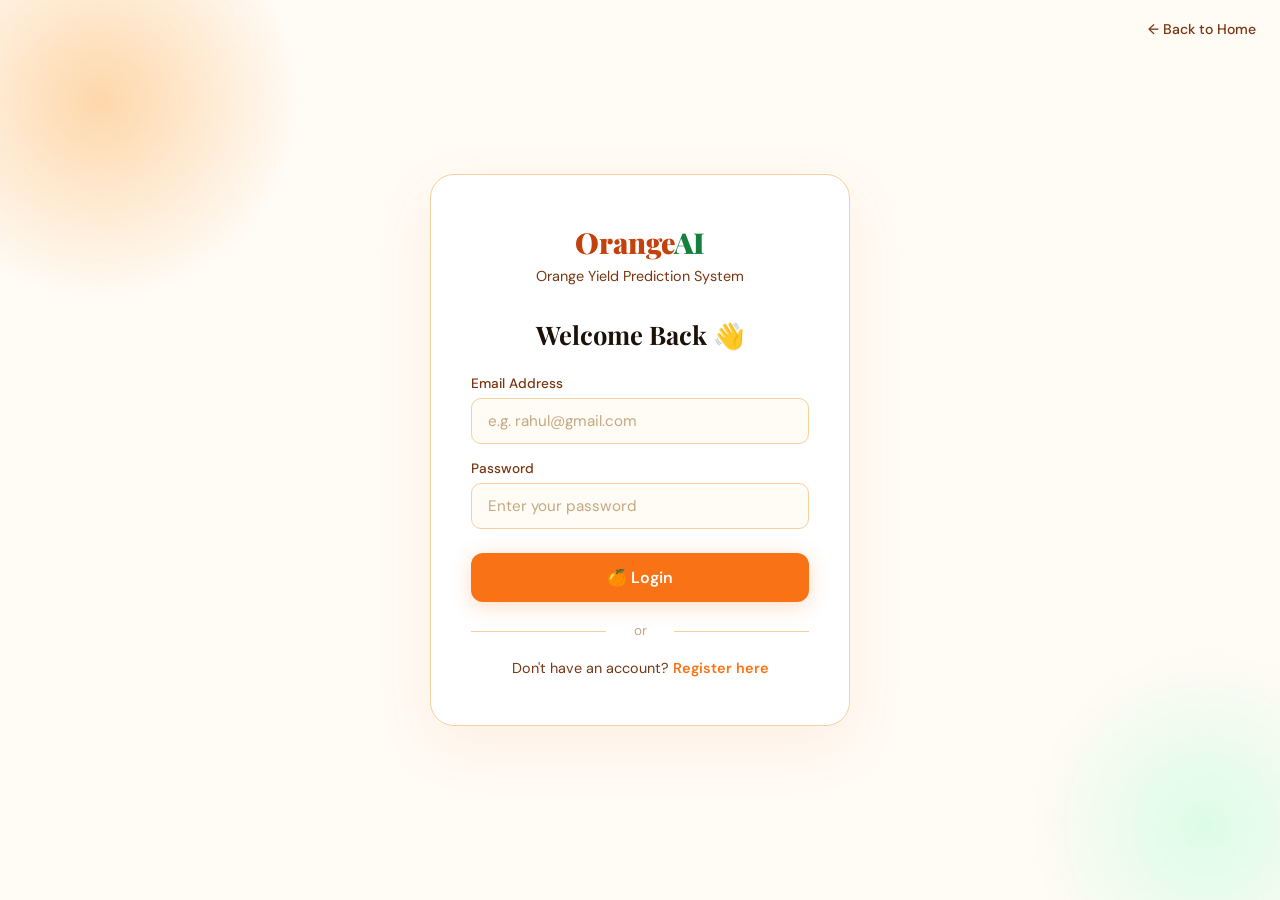
<file: templates/login.html>
<!DOCTYPE html>
<html lang="en">
<head>
  <meta charset="UTF-8"/>
  <meta name="viewport" content="width=device-width, initial-scale=1.0"/>
  <title>OrangeAI – Login</title>
  <link href="https://fonts.googleapis.com/css2?family=Playfair+Display:wght@700;900&family=DM+Sans:wght@300;400;500&display=swap" rel="stylesheet"/>
  <style>
    *, *::before, *::after { margin: 0; padding: 0; box-sizing: border-box; }
    :root {
      --orange:     #F97316;
      --orange-dark:#C2410C;
      --orange-lite:#FED7AA;
      --green:      #15803D;
      --green-lite: #DCFCE7;
      --bg:         #FFFBF5;
      --dark:       #1C1208;
      --mid:        #78350F;
    }
    body {
      font-family: 'DM Sans', sans-serif;
      background: var(--bg);
      min-height: 100vh;
      display: flex; align-items: center;
      justify-content: center;
      padding: 24px; position: relative; overflow: hidden;
    }
    .bg-orb1 {
      position: fixed; top: -100px; left: -100px;
      width: 400px; height: 400px;
      background: radial-gradient(circle, #FED7AA 0%, transparent 70%);
      border-radius: 50%; pointer-events: none;
    }
    .bg-orb2 {
      position: fixed; bottom: -100px; right: -100px;
      width: 350px; height: 350px;
      background: radial-gradient(circle, #DCFCE7 0%, transparent 70%);
      border-radius: 50%; pointer-events: none;
    }
    .card {
      background: #fff; border: 1px solid #F5D0A0;
      border-radius: 24px; padding: 48px 40px;
      width: 100%; max-width: 420px;
      position: relative; z-index: 1;
      box-shadow: 0 20px 60px #F9731615;
      animation: fadeUp 0.5s ease;
    }
    .logo {
      font-family: 'Playfair Display', serif;
      font-size: 1.8rem; font-weight: 900;
      color: var(--orange-dark); text-align: center;
      margin-bottom: 6px; text-decoration: none; display: block;
    }
    .logo span { color: var(--green); }
    .back-btn {
      display: block; text-align: center;
      color: var(--mid); text-decoration: none;
      font-size: 0.88rem; font-weight: 500;
      margin-bottom: 20px;
      transition: color 0.2s;
    }
    .back-btn:hover { color: var(--orange); }
    .card-subtitle {
      text-align: center; color: var(--mid);
      font-size: 0.9rem; margin-bottom: 32px;
    }
    .card h2 {
      font-family: 'Playfair Display', serif;
      font-size: 1.6rem; font-weight: 700;
      color: var(--dark); margin-bottom: 24px; text-align: center;
    }
    .form-group { display: flex; flex-direction: column; gap: 6px; margin-bottom: 16px; }
    label { font-size: 0.85rem; font-weight: 500; color: var(--mid); }
    input {
      padding: 12px 16px; border: 1.5px solid #F5D0A0;
      border-radius: 10px; font-family: 'DM Sans', sans-serif;
      font-size: 0.95rem; color: var(--dark); background: var(--bg);
      outline: none; transition: border-color 0.2s, box-shadow 0.2s;
    }
    input:focus { border-color: var(--orange); box-shadow: 0 0 0 3px #F9731620; }
    input::placeholder { color: #C4A882; }
    .btn {
      width: 100%; padding: 14px;
      background: var(--orange); color: #fff;
      border: none; border-radius: 12px;
      font-family: 'DM Sans', sans-serif;
      font-size: 1rem; font-weight: 600;
      cursor: pointer; margin-top: 8px;
      transition: background 0.2s, transform 0.2s, box-shadow 0.2s;
      box-shadow: 0 4px 20px #F9731640;
    }
    .btn:hover { background: var(--orange-dark); transform: translateY(-2px); box-shadow: 0 8px 28px #F9731650; }
    .divider {
      text-align: center; margin: 20px 0;
      color: #C4A882; font-size: 0.85rem; position: relative;
    }
    .divider::before, .divider::after {
      content: ''; position: absolute; top: 50%;
      width: 40%; height: 1px; background: #F5D0A0;
    }
    .divider::before { left: 0; }
    .divider::after { right: 0; }
    .register-link { text-align: center; font-size: 0.9rem; color: var(--mid); }
    .register-link a { color: var(--orange); font-weight: 600; text-decoration: none; }
    .register-link a:hover { text-decoration: underline; }
    .error-box {
      background: #FEE2E2; border: 1px solid #FECACA;
      border-radius: 10px; padding: 12px 16px;
      color: #B91C1C; font-size: 0.88rem;
      margin-bottom: 16px; display: none;
    }
    .success-box {
      background: var(--green-lite); border: 1px solid #BBF7D0;
      border-radius: 10px; padding: 12px 16px;
      color: var(--green); font-size: 0.88rem;
      margin-bottom: 16px; display: none;
    }
    @keyframes fadeUp {
      from { opacity: 0; transform: translateY(24px); }
      to   { opacity: 1; transform: translateY(0); }
    }
    .back-btn {
  position: fixed;
  top: 20px;
  right: 24px;
  color: var(--mid);
  text-decoration: none;
  font-size: 0.88rem;
  font-weight: 500;
  transition: color 0.2s;
  z-index: 10;
}

.back-btn:hover { 
  color: var(--orange); 
}
  </style>
</head>
<body>
   <a href="/" class="back-btn">← Back to Home</a>
  <div class="bg-orb1"></div>
  <div class="bg-orb2"></div>

  <div class="card">
    <a href="/" class="logo">Orange<span>AI</span></a>
    <p class="card-subtitle">Orange Yield Prediction System</p>

    <h2>Welcome Back 👋</h2>

    <div class="success-box" id="success"></div>
    <div class="error-box"   id="error"></div>

    <div class="form-group">
      <label>Email Address</label>
      <input type="email" id="email" placeholder="e.g. rahul@gmail.com"/>
    </div>
    <div class="form-group">
      <label>Password</label>
      <input type="password" id="password" placeholder="Enter your password"/>
    </div>

    <button class="btn" onclick="login()">🍊 Login</button>

    <div class="divider">or</div>
    <div class="register-link">
      Don't have an account? <a href="/register">Register here</a>
    </div>
  </div>

<script>
async function login() {
  const email    = document.getElementById('email').value.trim();
  const password = document.getElementById('password').value;
  hideMessages();

  if (!email || !password) {
    showError('⚠️ Please fill in all fields!'); return;
  }

  try {
    const res  = await fetch('/login', {
      method: 'POST',
      headers: { 'Content-Type': 'application/json' },
      body: JSON.stringify({ email, password })
    });
    const data = await res.json();
    if (data.status === 'success') {
      showSuccess('✅ Login successful! Redirecting...');
      setTimeout(() => window.location.href = '/predict', 1500);
    } else {
      showError('❌ ' + data.message);
    }
  } catch (e) {
    showError('❌ Cannot connect to server!');
  }
}

function showError(msg) {
  const el = document.getElementById('error');
  el.textContent = msg; el.style.display = 'block';
}
function showSuccess(msg) {
  const el = document.getElementById('success');
  el.textContent = msg; el.style.display = 'block';
}
function hideMessages() {
  document.getElementById('error').style.display   = 'none';
  document.getElementById('success').style.display = 'none';
}
</script>
</body>
</html>
</file>
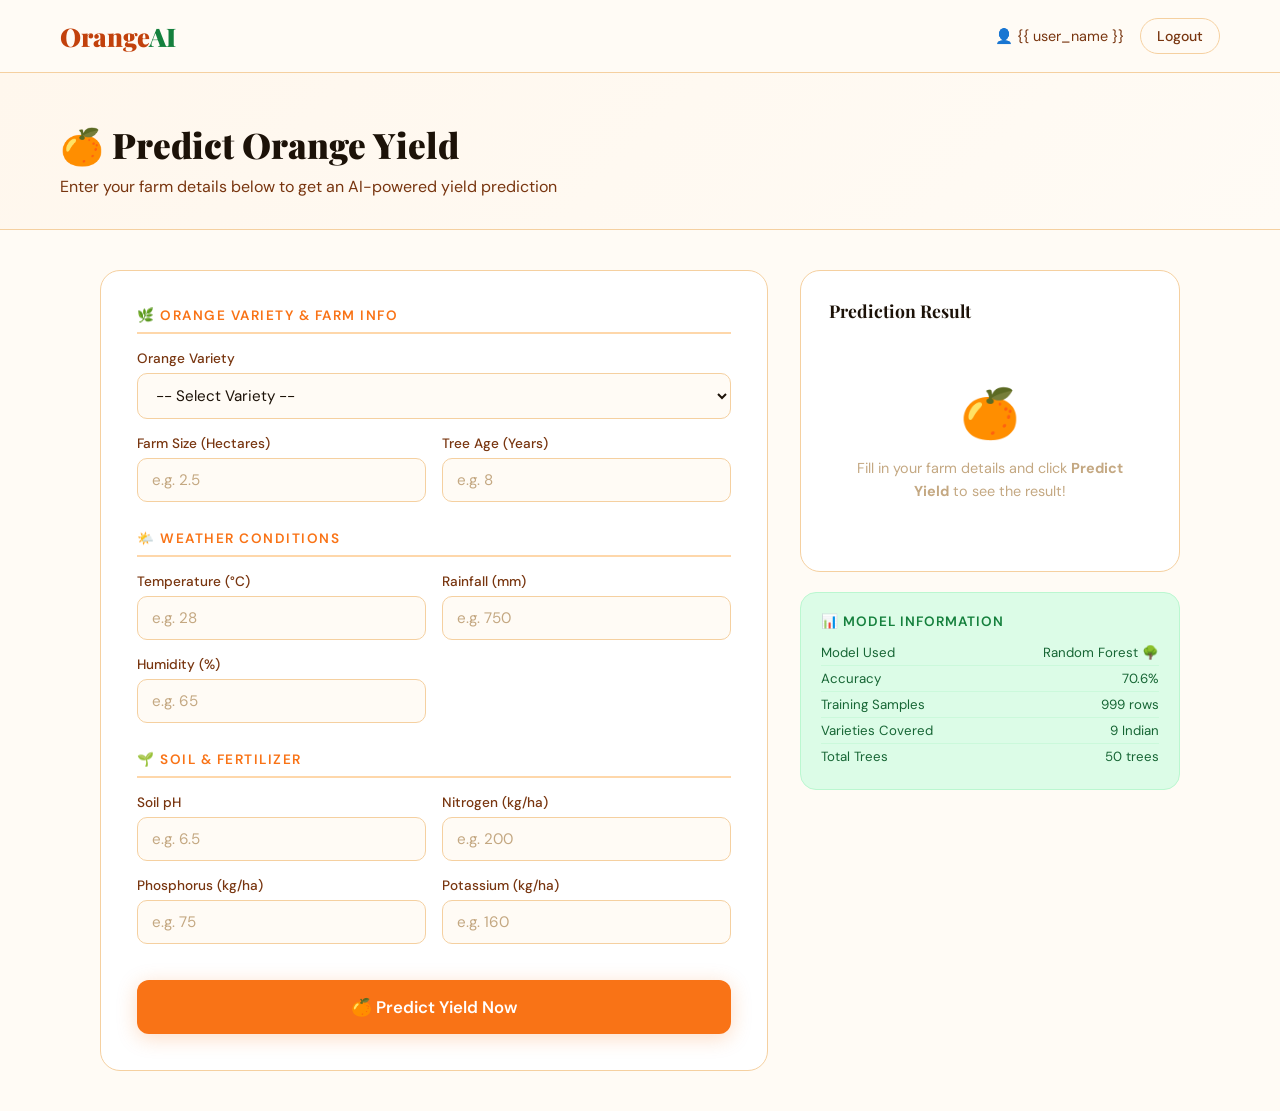
<file: templates/predict.html>
<!DOCTYPE html>
<html lang="en">
<head>
  <meta charset="UTF-8"/>
  <meta name="viewport" content="width=device-width, initial-scale=1.0"/>
  <title>OrangeAI – Predict Yield</title>
  <link href="https://fonts.googleapis.com/css2?family=Playfair+Display:wght@700;900&family=DM+Sans:wght@300;400;500&display=swap" rel="stylesheet"/>
  <style>
    *, *::before, *::after { margin: 0; padding: 0; box-sizing: border-box; }
    :root {
      --orange:     #F97316;
      --orange-dark:#C2410C;
      --orange-lite:#FED7AA;
      --green:      #15803D;
      --green-lite: #DCFCE7;
      --bg:         #FFFBF5;
      --dark:       #1C1208;
      --mid:        #78350F;
      --text:       #44260A;
    }
    body { font-family: 'DM Sans', sans-serif; background: var(--bg); color: var(--text); }

    nav {
      display: flex; justify-content: space-between; align-items: center;
      padding: 18px 60px;
      background: rgba(255,251,245,0.95);
      border-bottom: 1px solid #F5D0A0;
      position: sticky; top: 0; z-index: 100;
    }
    .logo { font-family: 'Playfair Display', serif; font-size: 1.6rem; font-weight: 900; color: var(--orange-dark); text-decoration: none; }
    .logo span { color: var(--green); }
    .back-btn {
      display: flex; align-items: center; gap: 8px;
      color: var(--mid); text-decoration: none;
      font-weight: 500; font-size: 0.95rem;
      transition: color 0.2s;
    }
    .back-btn:hover { color: var(--orange); }

    .page-header {
      background: linear-gradient(135deg, #FFF7ED 0%, #FFFBF5 100%);
      padding: 48px 60px 32px;
      border-bottom: 1px solid #F5D0A0;
    }
    .page-header h1 {
      font-family: 'Playfair Display', serif;
      font-size: 2.2rem; font-weight: 900;
      color: var(--dark); margin-bottom: 8px;
    }
    .page-header p { color: var(--mid); font-size: 1rem; }

    .main { display: grid; grid-template-columns: 1fr 380px; gap: 32px; padding: 40px 60px; max-width: 1200px; margin: 0 auto; }

    /* FORM */
    .form-card {
      background: #fff; border: 1px solid #F5D0A0;
      border-radius: 20px; padding: 36px;
    }
    .form-section { margin-bottom: 28px; }
    .form-section-title {
      font-weight: 600; font-size: 0.85rem;
      text-transform: uppercase; letter-spacing: 1.5px;
      color: var(--orange); margin-bottom: 16px;
      padding-bottom: 8px;
      border-bottom: 2px solid var(--orange-lite);
    }
    .form-grid { display: grid; grid-template-columns: 1fr 1fr; gap: 16px; }
    .form-group { display: flex; flex-direction: column; gap: 6px; }
    .form-group.full { grid-column: 1 / -1; }
    label { font-size: 0.85rem; font-weight: 500; color: var(--mid); }
    input, select {
      padding: 11px 14px;
      border: 1.5px solid #F5D0A0;
      border-radius: 10px;
      font-family: 'DM Sans', sans-serif;
      font-size: 0.95rem; color: var(--dark);
      background: var(--bg);
      transition: border-color 0.2s, box-shadow 0.2s;
      outline: none;
    }
    input:focus, select:focus {
      border-color: var(--orange);
      box-shadow: 0 0 0 3px #F9731620;
    }
    input::placeholder { color: #C4A882; }

    .hint { font-size: 0.75rem; color: #C4A882; }

    .predict-btn {
      width: 100%; padding: 16px;
      background: var(--orange); color: #fff;
      border: none; border-radius: 12px;
      font-family: 'DM Sans', sans-serif;
      font-size: 1.05rem; font-weight: 600;
      cursor: pointer;
      transition: background 0.2s, transform 0.2s, box-shadow 0.2s;
      box-shadow: 0 4px 20px #F9731640;
      margin-top: 8px;
    }
    .predict-btn:hover {
      background: var(--orange-dark);
      transform: translateY(-2px);
      box-shadow: 0 8px 28px #F9731650;
    }
    .predict-btn:disabled { background: #F5D0A0; cursor: not-allowed; transform: none; }

    /* RESULT PANEL */
    .result-panel { display: flex; flex-direction: column; gap: 20px; }

    .result-card {
      background: #fff; border: 1px solid #F5D0A0;
      border-radius: 20px; padding: 28px;
    }
    .result-card h3 {
      font-family: 'Playfair Display', serif;
      font-size: 1.1rem; color: var(--dark);
      margin-bottom: 20px;
    }

    .result-box {
      background: linear-gradient(135deg, var(--orange-dark), var(--orange));
      border-radius: 14px; padding: 24px;
      text-align: center; color: #fff;
      margin-bottom: 16px;
      display: none;
    }
    .result-box.show { display: block; animation: fadeUp 0.4s ease; }
    .result-label { font-size: 0.82rem; opacity: 0.85; margin-bottom: 6px; }
    .result-value {
      font-family: 'Playfair Display', serif;
      font-size: 3rem; font-weight: 900; line-height: 1;
    }
    .result-unit { font-size: 0.85rem; opacity: 0.8; margin-top: 4px; }

    .model-results { display: flex; flex-direction: column; gap: 12px; }
    .model-result {
      display: flex; justify-content: space-between; align-items: center;
      padding: 12px 16px;
      background: var(--bg); border-radius: 10px;
      border: 1px solid #F5D0A0;
    }
    .model-name { font-size: 0.88rem; font-weight: 500; color: var(--mid); }
    .model-value { font-weight: 700; color: var(--orange-dark); font-size: 1rem; }

    .waiting {
      text-align: center; padding: 40px 20px;
      color: #C4A882;
    }
    .waiting-icon { font-size: 3rem; margin-bottom: 12px; }
    .waiting p { font-size: 0.9rem; line-height: 1.6; }

    /* INFO CARDS */
    .info-card {
      background: var(--green-lite);
      border: 1px solid #BBF7D0;
      border-radius: 16px; padding: 20px;
    }
    .info-card h4 {
      font-size: 0.85rem; font-weight: 600;
      color: var(--green); margin-bottom: 10px;
      text-transform: uppercase; letter-spacing: 1px;
    }
    .info-item {
      display: flex; justify-content: space-between;
      font-size: 0.83rem; color: #166534;
      padding: 4px 0;
      border-bottom: 1px solid #BBF7D080;
    }
    .info-item:last-child { border: none; }

    .loading {
      display: none; text-align: center;
      padding: 20px; color: var(--orange);
    }
    .loading.show { display: block; }
    .spinner {
      width: 36px; height: 36px;
      border: 3px solid var(--orange-lite);
      border-top-color: var(--orange);
      border-radius: 50%;
      animation: spin 0.8s linear infinite;
      margin: 0 auto 12px;
    }
    @keyframes spin { to { transform: rotate(360deg); } }
    @keyframes fadeUp {
      from { opacity: 0; transform: translateY(16px); }
      to   { opacity: 1; transform: translateY(0); }
    }

    .error-box {
      background: #FEE2E2; border: 1px solid #FECACA;
      border-radius: 10px; padding: 14px 16px;
      color: #B91C1C; font-size: 0.88rem;
      display: none;
    }
    .error-box.show { display: block; }

    /* FEEDBACK CARD */
    .feedback-card {
      background: #fff; border: 1px solid #F5D0A0;
      border-radius: 16px; padding: 24px;
      animation: fadeUp 0.4s ease;
    }
    .feedback-card h4 {
      font-family: 'Playfair Display', serif;
      font-size: 1.05rem; color: var(--dark);
      margin-bottom: 6px;
    }
    .feedback-sub {
      font-size: 0.85rem; color: var(--mid);
      margin-bottom: 16px;
    }
    .stars {
      display: flex; gap: 8px;
      margin-bottom: 8px;
    }
    .star {
      font-size: 2rem; cursor: pointer;
      color: #F5D0A0;
      transition: color 0.15s, transform 0.15s;
    }
    .star:hover, .star.active { color: #F59E0B; transform: scale(1.15); }
    .rating-label {
      font-size: 0.82rem; color: var(--mid);
      margin-bottom: 14px;
    }
    textarea {
      width: 100%; padding: 12px 14px;
      border: 1.5px solid #F5D0A0;
      border-radius: 10px; resize: none; height: 90px;
      font-family: 'DM Sans', sans-serif;
      font-size: 0.9rem; color: var(--dark);
      background: var(--bg); outline: none;
      transition: border-color 0.2s;
      margin-bottom: 12px;
    }
    textarea:focus { border-color: var(--orange); }
    textarea::placeholder { color: #C4A882; }
    .feedback-btn {
      width: 100%; padding: 12px;
      background: var(--green); color: #fff;
      border: none; border-radius: 10px;
      font-family: 'DM Sans', sans-serif;
      font-size: 0.95rem; font-weight: 600;
      cursor: pointer;
      transition: background 0.2s, transform 0.2s;
    }
    .feedback-btn:hover { background: #166534; transform: translateY(-1px); }
    .feedback-success {
      background: var(--green-lite); border: 1px solid #BBF7D0;
      border-radius: 10px; padding: 12px;
      color: var(--green); font-size: 0.88rem;
      text-align: center; margin-top: 10px;
    }

    @media (max-width: 900px) {
      .main { grid-template-columns: 1fr; padding: 24px; }
      nav, .page-header { padding: 16px 24px; }
      .form-grid { grid-template-columns: 1fr; }
    }
  </style>
</head>
<body>

<nav>
  <a href="/" class="logo">Orange<span>AI</span></a>
  <div style="display:flex; align-items:center; gap:16px;">
    <span style="font-size:0.9rem; color:var(--mid);">👤 {{ user_name }}</span>
    <a href="/logout" style="font-size:0.88rem; color:var(--mid); text-decoration:none; font-weight:500; padding:8px 16px; border:1.5px solid #F5D0A0; border-radius:50px; transition:all 0.2s;">Logout</a>
  </div>
</nav>

<div class="page-header">
  <h1>🍊 Predict Orange Yield</h1>
  <p>Enter your farm details below to get an AI-powered yield prediction</p>
</div>

<div class="main">

  <!-- FORM -->
  <div class="form-card">

    <div class="form-section">
      <div class="form-section-title">🌿 Orange Variety & Farm Info</div>
      <div class="form-grid">
        <div class="form-group full">
          <label>Orange Variety</label>
          <select id="orange_variety">
            <option value="">-- Select Variety --</option>
            <option>Nagpur Mandarin</option>
            <option>Coorg Mandarin</option>
            <option>Kinnow</option>
            <option>Khasi Mandarin</option>
            <option>Sikkim Mandarin</option>
            <option>Darjeeling Mandarin</option>
            <option>Sathgudi</option>
            <option>Mudkhed Mandarin</option>
            <option>Butwal Mandarin</option>
          </select>
        </div>
        <div class="form-group">
          <label>Farm Size (Hectares)</label>
          <input type="number" id="farm_size" placeholder="e.g. 2.5" step="0.1" min="0.1"/>
        </div>
        <div class="form-group">
          <label>Tree Age (Years)</label>
          <input type="number" id="tree_age" placeholder="e.g. 8" min="4" max="20"/>
        </div>
      </div>
    </div>

    <div class="form-section">
      <div class="form-section-title">🌤️ Weather Conditions</div>
      <div class="form-grid">
        <div class="form-group">
          <label>Temperature (°C)</label>
          <input type="number" id="temperature" placeholder="e.g. 28" step="0.1" min="2" max="50"/>
        </div>
        <div class="form-group">
          <label>Rainfall (mm)</label>
          <input type="number" id="rainfall" placeholder="e.g. 750" step="1" min="500" max="2000"/>
        </div>
        <div class="form-group">
          <label>Humidity (%)</label>
          <input type="number" id="humidity" placeholder="e.g. 65" min="45" max="90"/>
        </div>
      </div>
    </div>

    <div class="form-section">
      <div class="form-section-title">🌱 Soil & Fertilizer</div>
      <div class="form-grid">
        <div class="form-group">
          <label>Soil pH</label>
          <input type="number" id="soil_ph" placeholder="e.g. 6.5" step="0.1" min="4.0" max="9.0"/>
        </div>
        <div class="form-group">
          <label>Nitrogen (kg/ha)</label>
          <input type="number" id="nitrogen" placeholder="e.g. 200" step="1" min="100" max="300"/>
        </div>
        <div class="form-group">
          <label>Phosphorus (kg/ha)</label>
          <input type="number" id="phosphorus" placeholder="e.g. 75" step="1" min="30" max="130"/>
        </div>
        <div class="form-group">
          <label>Potassium (kg/ha)</label>
          <input type="number" id="potassium" placeholder="e.g. 160" step="1" min="77" max="233"/>
        </div>
      </div>
    </div>

    <button class="predict-btn" onclick="predict()">🍊 Predict Yield Now</button>
  </div>

  <!-- RESULT PANEL -->
  <div class="result-panel">

    <div class="result-card">
      <h3>Prediction Result</h3>

      <!-- Waiting state -->
      <div class="waiting" id="waiting">
        <div class="waiting-icon">🍊</div>
        <p>Fill in your farm details and click <strong>Predict Yield</strong> to see the result!</p>
      </div>

      <!-- Loading -->
      <div class="loading" id="loading">
        <div class="spinner"></div>
        <p>Analyzing farm data...</p>
      </div>

      <!-- Error -->
      <div class="error-box" id="error"></div>

      <!-- Result -->
      <div class="result-box" id="result-box">
        <div class="result-label">Predicted Yield</div>
        <div class="result-value" id="avg-result">--</div>
        <div class="result-unit">Tonnes per Hectare</div>
      </div>

      <div class="model-results" id="model-results" style="display:none">
        <div class="model-result">
          <span class="model-name">🌳 Random Forest</span>
          <span class="model-value" id="dt-result">--</span>
        </div>
      </div>
    </div>

    <!-- Info Card -->
    <div class="info-card">
      <h4>📊 Model Information</h4>
      <div class="info-item"><span>Model Used</span><span>Random Forest 🌳</span></div>
      <div class="info-item"><span>Accuracy</span><span>70.6%</span></div>
      <div class="info-item"><span>Training Samples</span><span>999 rows</span></div>
      <div class="info-item"><span>Varieties Covered</span><span>9 Indian</span></div>
      <div class="info-item"><span>Total Trees</span><span>50 trees</span></div>
    </div>

    <!-- Feedback Card -->
    <div class="feedback-card" id="feedback-section" style="display:none">
      <h4>💬 Rate This Prediction</h4>
      <p class="feedback-sub">How accurate was this prediction?</p>

      <!-- Star Rating -->
      <div class="stars" id="stars">
        <span class="star" onclick="setRating(1)">★</span>
        <span class="star" onclick="setRating(2)">★</span>
        <span class="star" onclick="setRating(3)">★</span>
        <span class="star" onclick="setRating(4)">★</span>
        <span class="star" onclick="setRating(5)">★</span>
      </div>
      <p class="rating-label" id="rating-label">Click a star to rate</p>

      <!-- Feedback Text -->
      <textarea id="feedback-text" placeholder="Write your feedback here... (optional)"></textarea>

      <!-- Submit Button -->
      <button class="feedback-btn" onclick="submitFeedback()">📩 Submit Feedback</button>

      <!-- Success Message -->
      <div class="feedback-success" id="feedback-success" style="display:none">
        ✅ Thank you for your feedback!
      </div>
    </div>

  </div>
</div>

<script>
async function predict() {
  // Get all values
  const variety     = document.getElementById('orange_variety').value;
  const year        = "2026";
  const temperature = document.getElementById('temperature').value;
  const rainfall    = document.getElementById('rainfall').value;
  const humidity    = document.getElementById('humidity').value;
  const soil_ph     = document.getElementById('soil_ph').value;
  const nitrogen    = document.getElementById('nitrogen').value;
  const phosphorus  = document.getElementById('phosphorus').value;
  const potassium   = document.getElementById('potassium').value;
  const tree_age    = document.getElementById('tree_age').value;
  const farm_size   = document.getElementById('farm_size').value;

  // Validate
  if (!variety || !temperature || !rainfall || !humidity ||
      !soil_ph || !nitrogen || !phosphorus || !potassium ||
      !tree_age || !farm_size) {
    showError('⚠️ Please fill in all fields before predicting!');
    return;
  }

  // Check limits
  const limits = {
    temperature : { min: 2,   max: 50,   name: 'Temperature' },
    rainfall    : { min: 500, max: 2000, name: 'Rainfall' },
    humidity    : { min: 45,  max: 90,   name: 'Humidity' },
    soil_ph     : { min: 4.0, max: 9.0,  name: 'Soil pH' },
    nitrogen    : { min: 100, max: 300,  name: 'Nitrogen' },
    phosphorus  : { min: 30,  max: 130,  name: 'Phosphorus' },
    potassium   : { min: 77,  max: 233,  name: 'Potassium' },
  };
  const values = { temperature, rainfall, humidity, soil_ph, nitrogen, phosphorus, potassium };
  for (const [key, limit] of Object.entries(limits)) {
    const val = parseFloat(values[key]);
    if (val < limit.min || val > limit.max) {
      showError(`⚠️ ${limit.name} must be between ${limit.min} and ${limit.max}!`);
      return;
    }
  }

  // Show loading
  showLoading();

  try {
    const response = await fetch('/predict', {
      method: 'POST',
      headers: { 'Content-Type': 'application/json' },
      body: JSON.stringify({
        orange_variety: variety,
        year, temperature, rainfall, humidity,
        soil_ph, nitrogen, phosphorus, potassium,
        tree_age, farm_size
      })
    });

    const data = await response.json();

    if (data.status === 'success') {
      showResult(data);
    } else {
      showError('❌ Error: ' + data.message);
    }
  } catch (err) {
    showError('❌ Cannot connect to server. Make sure app.py is running!');
  }
}

function showLoading() {
  document.getElementById('waiting').style.display      = 'none';
  document.getElementById('loading').classList.add('show');
  document.getElementById('error').classList.remove('show');
  document.getElementById('result-box').classList.remove('show');
  document.getElementById('model-results').style.display = 'none';
}

function showResult(data) {
  document.getElementById('loading').classList.remove('show');
  document.getElementById('avg-result').textContent  = data.dt_prediction + ' t/ha';
  document.getElementById('dt-result').textContent   = data.dt_prediction + ' t/ha';
  document.getElementById('result-box').classList.add('show');
  document.getElementById('model-results').style.display = 'flex';
  // Show feedback section after prediction
  document.getElementById('feedback-section').style.display = 'block';
  currentPrediction = data.dt_prediction;
}

// ── Feedback & Rating ──────────────────────────────────────
let selectedRating = 0;
let currentPrediction = 0;
const ratingLabels = ['', 'Poor', 'Fair', 'Good', 'Very Good', 'Excellent'];

function setRating(val) {
  selectedRating = val;
  const stars = document.querySelectorAll('.star');
  stars.forEach((s, i) => {
    s.classList.toggle('active', i < val);
  });
  document.getElementById('rating-label').textContent =
    ratingLabels[val] + ' (' + val + '/5)';
}

async function submitFeedback() {
  if (selectedRating === 0) {
    alert('⚠️ Please select a star rating!'); return;
  }
  const message = document.getElementById('feedback-text').value.trim();
  if (!message) {
    alert('⚠️ Please write a feedback message!'); return;
  }

  try {
    const res = await fetch('/feedback', {
      method: 'POST',
      headers: { 'Content-Type': 'application/json' },
      body: JSON.stringify({
        rating : selectedRating,
        message: message
      })
    });
    const data = await res.json();
    if (data.status === 'success') {
      document.getElementById('feedback-success').style.display = 'block';
      document.querySelector('.feedback-btn').style.display = 'none';
    } else {
      alert('❌ ' + data.message);
    }
  } catch (e) {
    alert('❌ Could not submit feedback!');
  }
}

function showError(msg) {
  document.getElementById('loading').classList.remove('show');
  document.getElementById('waiting').style.display = 'none';
  const err = document.getElementById('error');
  err.textContent = msg;
  err.classList.add('show');
}
</script>
</body>
</html>
</file>
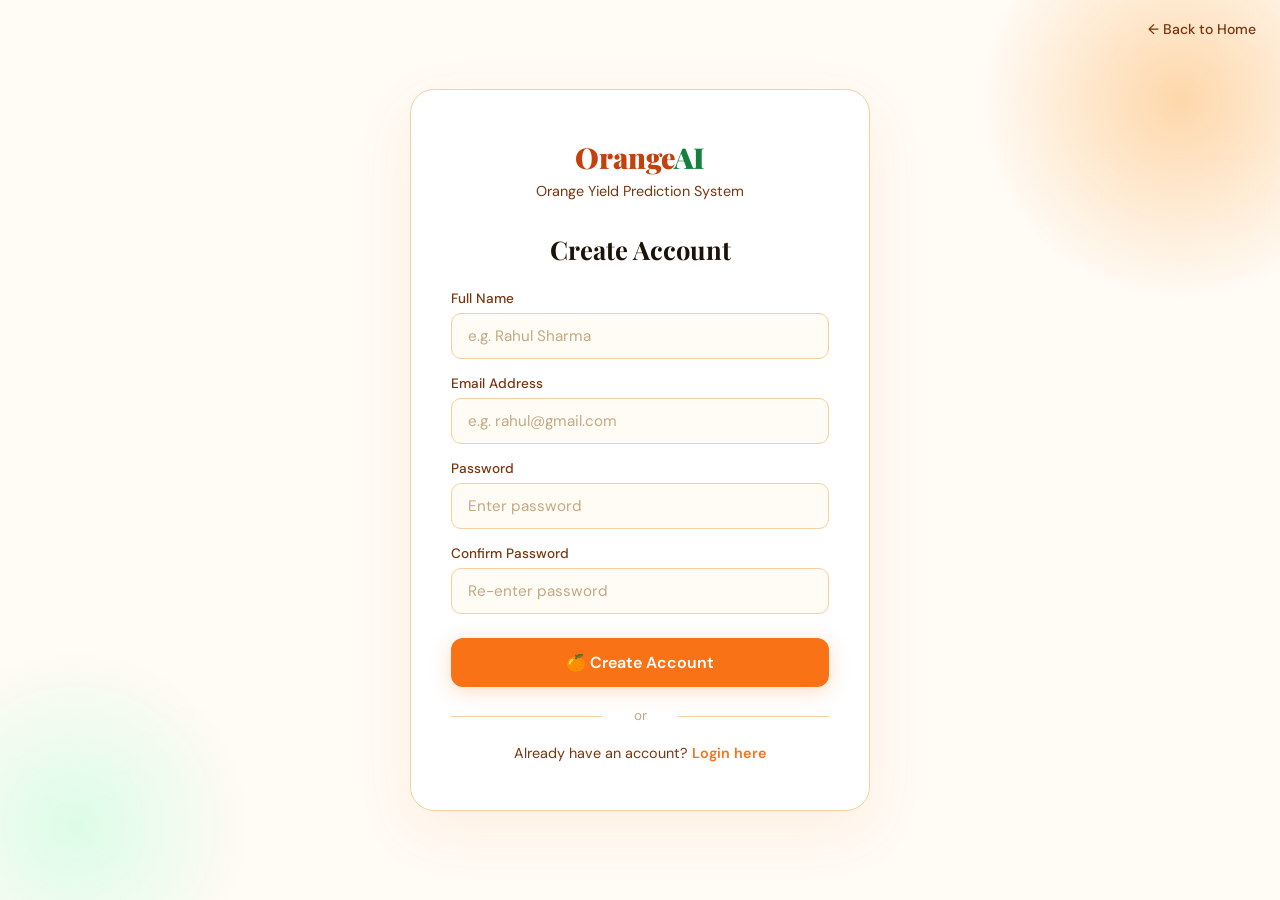
<file: templates/register.html>
<!DOCTYPE html>
<html lang="en">
<head>
  <meta charset="UTF-8"/>
  <meta name="viewport" content="width=device-width, initial-scale=1.0"/>
  <title>OrangeAI – Register</title>
  <link href="https://fonts.googleapis.com/css2?family=Playfair+Display:wght@700;900&family=DM+Sans:wght@300;400;500&display=swap" rel="stylesheet"/>
  <style>
    *, *::before, *::after { margin: 0; padding: 0; box-sizing: border-box; }
    :root {
      --orange:     #F97316;
      --orange-dark:#C2410C;
      --orange-lite:#FED7AA;
      --green:      #15803D;
      --green-lite: #DCFCE7;
      --bg:         #FFFBF5;
      --dark:       #1C1208;
      --mid:        #78350F;
    }
    body {
      font-family: 'DM Sans', sans-serif;
      background: var(--bg);
      min-height: 100vh;
      display: flex;
      align-items: center;
      justify-content: center;
      padding: 24px;
      position: relative;
      overflow: hidden;
    }
    .bg-orb1 {
      position: fixed; top: -100px; right: -100px;
      width: 400px; height: 400px;
      background: radial-gradient(circle, #FED7AA 0%, transparent 70%);
      border-radius: 50%; pointer-events: none;
    }
    .bg-orb2 {
      position: fixed; bottom: -100px; left: -100px;
      width: 350px; height: 350px;
      background: radial-gradient(circle, #DCFCE7 0%, transparent 70%);
      border-radius: 50%; pointer-events: none;
    }
    .card {
      background: #fff;
      border: 1px solid #F5D0A0;
      border-radius: 24px;
      padding: 48px 40px;
      width: 100%; max-width: 460px;
      position: relative; z-index: 1;
      box-shadow: 0 20px 60px #F9731615;
      animation: fadeUp 0.5s ease;
    }
    .logo {
      font-family: 'Playfair Display', serif;
      font-size: 1.8rem; font-weight: 900;
      color: var(--orange-dark);
      text-align: center; margin-bottom: 6px;
      text-decoration: none; display: block;
    }
    .logo span { color: var(--green); }
    .card-subtitle {
      text-align: center; color: var(--mid);
      font-size: 0.9rem; margin-bottom: 32px;
    }
    .card h2 {
      font-family: 'Playfair Display', serif;
      font-size: 1.6rem; font-weight: 700;
      color: var(--dark); margin-bottom: 24px;
      text-align: center;
    }
    .form-group {
      display: flex; flex-direction: column;
      gap: 6px; margin-bottom: 16px;
    }
    label {
      font-size: 0.85rem; font-weight: 500;
      color: var(--mid);
    }
    input {
      padding: 12px 16px;
      border: 1.5px solid #F5D0A0;
      border-radius: 10px;
      font-family: 'DM Sans', sans-serif;
      font-size: 0.95rem; color: var(--dark);
      background: var(--bg);
      outline: none;
      transition: border-color 0.2s, box-shadow 0.2s;
    }
    input:focus {
      border-color: var(--orange);
      box-shadow: 0 0 0 3px #F9731620;
    }
    input::placeholder { color: #C4A882; }
    .btn {
      width: 100%; padding: 14px;
      background: var(--orange); color: #fff;
      border: none; border-radius: 12px;
      font-family: 'DM Sans', sans-serif;
      font-size: 1rem; font-weight: 600;
      cursor: pointer; margin-top: 8px;
      transition: background 0.2s, transform 0.2s, box-shadow 0.2s;
      box-shadow: 0 4px 20px #F9731640;
    }
    .btn:hover {
      background: var(--orange-dark);
      transform: translateY(-2px);
      box-shadow: 0 8px 28px #F9731650;
    }
    .divider {
      text-align: center; margin: 20px 0;
      color: #C4A882; font-size: 0.85rem;
      position: relative;
    }
    .divider::before, .divider::after {
      content: '';
      position: absolute; top: 50%;
      width: 40%; height: 1px;
      background: #F5D0A0;
    }
    .divider::before { left: 0; }
    .divider::after { right: 0; }
    .login-link {
      text-align: center; font-size: 0.9rem;
      color: var(--mid);
    }
    .login-link a {
      color: var(--orange); font-weight: 600;
      text-decoration: none;
    }
    .login-link a:hover { text-decoration: underline; }
    .success-box {
      background: var(--green-lite);
      border: 1px solid #BBF7D0;
      border-radius: 10px; padding: 12px 16px;
      color: var(--green); font-size: 0.88rem;
      margin-bottom: 16px; display: none;
    }
    .error-box {
      background: #FEE2E2; border: 1px solid #FECACA;
      border-radius: 10px; padding: 12px 16px;
      color: #B91C1C; font-size: 0.88rem;
      margin-bottom: 16px; display: none;
    }
    @keyframes fadeUp {
      from { opacity: 0; transform: translateY(24px); }
      to   { opacity: 1; transform: translateY(0); }
    }
    .back-btn {
  position: fixed;
  top: 20px;
  right: 24px;
  color: var(--mid);
  text-decoration: none;
  font-size: 0.88rem;
  font-weight: 500;
  transition: color 0.2s;
  z-index: 10;
}

.back-btn:hover { 
  color: var(--orange); 
}
  </style>
</head>
<body>
  <a href="/" class="back-btn">← Back to Home</a>
  <div class="bg-orb1"></div>
  <div class="bg-orb2"></div>

  <div class="card">
    <a href="/" class="logo">Orange<span>AI</span></a>
    <p class="card-subtitle">Orange Yield Prediction System</p>

    <h2>Create Account</h2>

    <div class="success-box" id="success"></div>
    <div class="error-box" id="error"></div>

    <div class="form-group">
      <label>Full Name</label>
      <input type="text" id="name" placeholder="e.g. Rahul Sharma"/>
    </div>
    <div class="form-group">
      <label>Email Address</label>
      <input type="email" id="email" placeholder="e.g. rahul@gmail.com"/>
    </div>
    <div class="form-group">
      <label>Password</label>
      <input type="password" id="password" placeholder="Enter password"/>
    </div>
    <div class="form-group">
      <label>Confirm Password</label>
      <input type="password" id="confirm_password" placeholder="Re-enter password"/>
    </div>

    <button class="btn" onclick="register()">🍊 Create Account</button>

    <div class="divider">or</div>
    <div class="login-link">
      Already have an account? <a href="/login">Login here</a>
    </div>
  </div>

<script>
async function register() {
  const name     = document.getElementById('name').value.trim();
  const email    = document.getElementById('email').value.trim();
  const password = document.getElementById('password').value;
  const confirm  = document.getElementById('confirm_password').value;

  hideMessages();

  if (!name || !email || !password || !confirm) {
    showError('⚠️ Please fill in all fields!'); return;
  }
  if (password !== confirm) {
    showError('⚠️ Passwords do not match!'); return;
  }
  if (password.length < 4) {
    showError('⚠️ Password must be at least 4 characters!'); return;
  }

  try {
    const res  = await fetch('/register', {
      method: 'POST',
      headers: { 'Content-Type': 'application/json' },
      body: JSON.stringify({ name, email, password })
    });
    const data = await res.json();
    if (data.status === 'success') {
      showSuccess('✅ Account created! Redirecting to login...');
      setTimeout(() => window.location.href = '/login', 1500);
    } else {
      showError('❌ ' + data.message);
    }
  } catch (e) {
    showError('❌ Cannot connect to server!');
  }
}

function showError(msg) {
  const el = document.getElementById('error');
  el.textContent = msg; el.style.display = 'block';
}
function showSuccess(msg) {
  const el = document.getElementById('success');
  el.textContent = msg; el.style.display = 'block';
}
function hideMessages() {
  document.getElementById('error').style.display   = 'none';
  document.getElementById('success').style.display = 'none';
}
</script>
</body>
</html>
</file>
